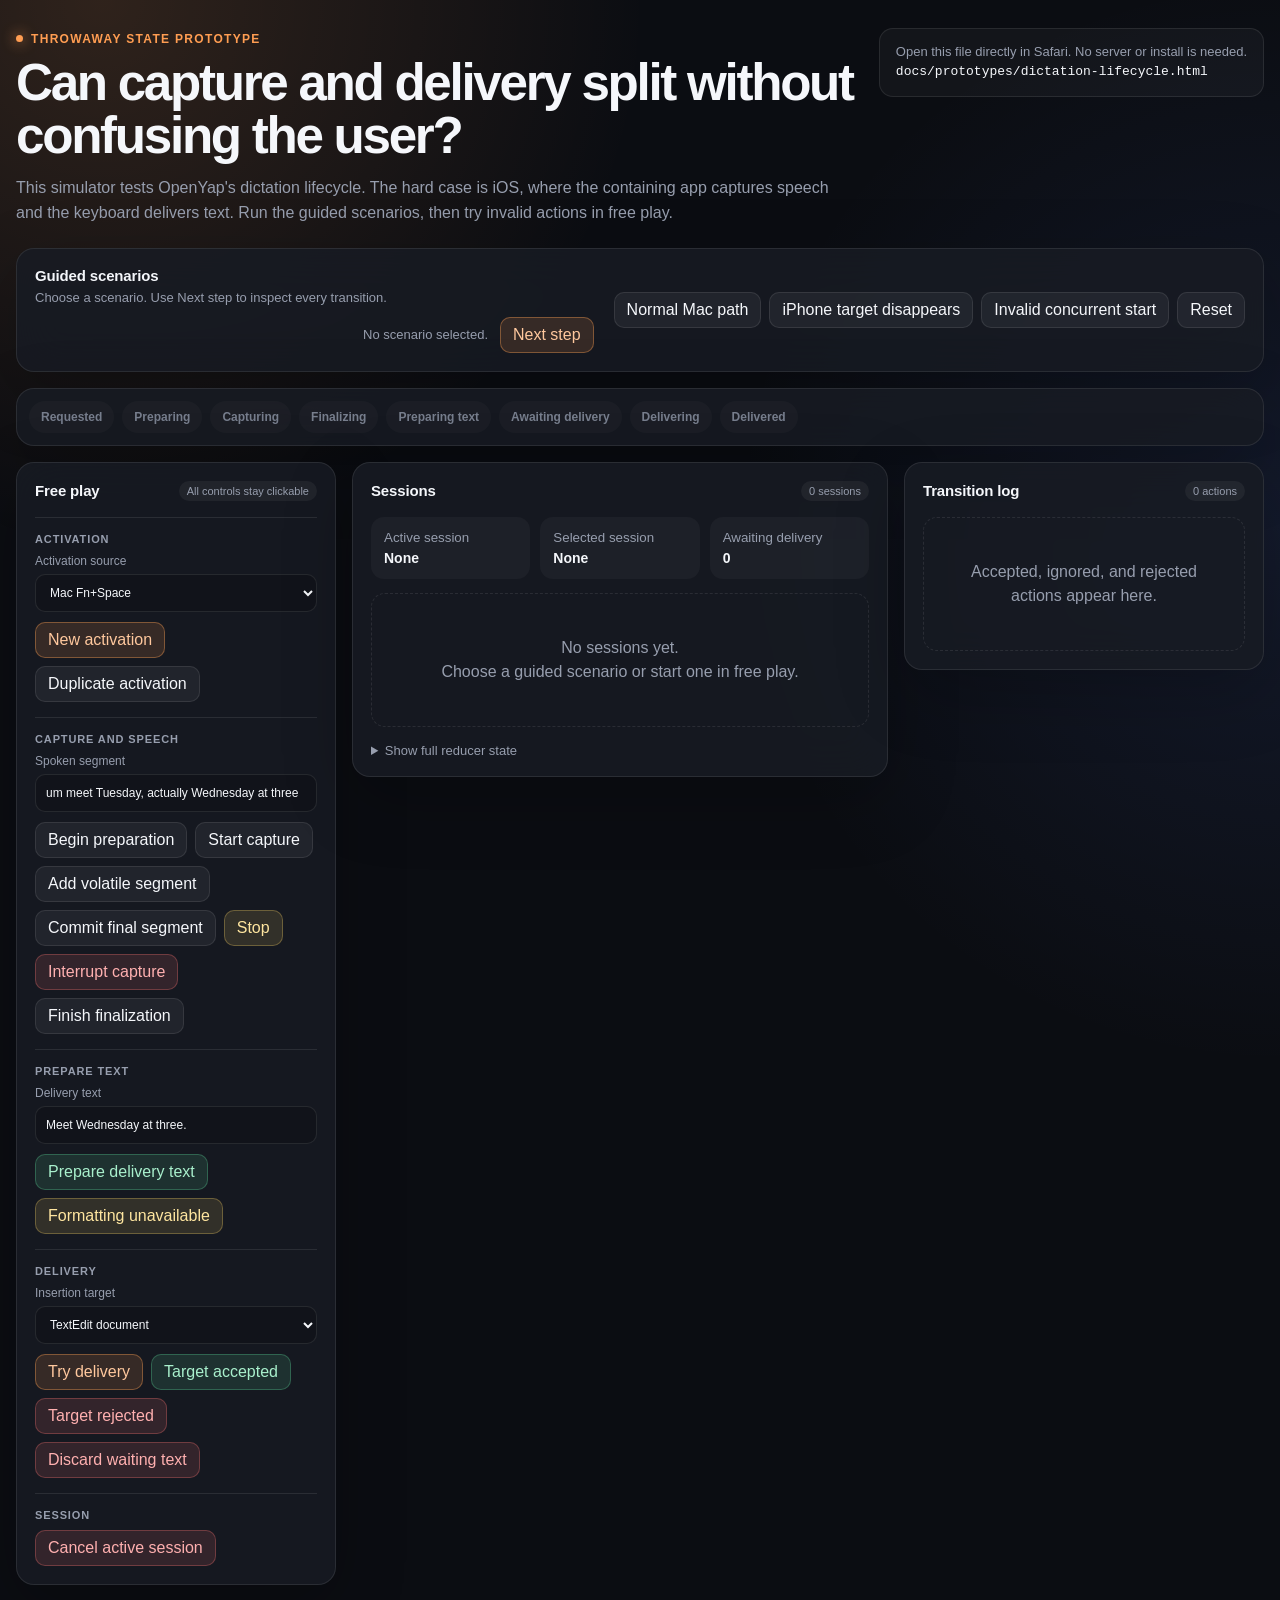
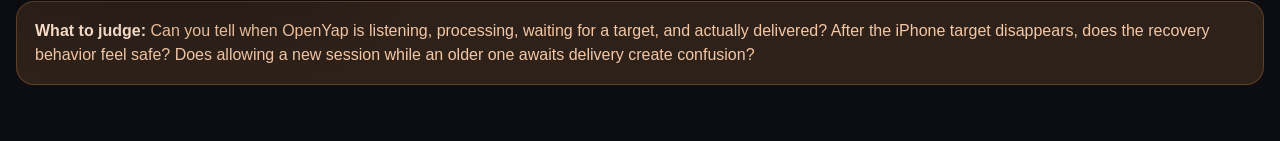
<file: docs/prototypes/dictation-lifecycle.html>
<!doctype html>
<html lang="en">
<head>
  <meta charset="utf-8">
  <meta name="viewport" content="width=device-width, initial-scale=1">
  <title>OpenYap dictation lifecycle prototype</title>
  <style>
    :root {
      color-scheme: dark;
      --bg: #0b0d12;
      --panel: rgba(24, 27, 36, 0.86);
      --panel-strong: #191d27;
      --line: rgba(255, 255, 255, 0.09);
      --text: #f5f7fb;
      --muted: #979eae;
      --accent: #ff9d52;
      --accent-soft: rgba(255, 157, 82, 0.14);
      --blue: #73b6ff;
      --blue-soft: rgba(115, 182, 255, 0.13);
      --green: #5cd69b;
      --green-soft: rgba(92, 214, 155, 0.13);
      --red: #ff7575;
      --red-soft: rgba(255, 117, 117, 0.13);
      --yellow: #f4cd64;
      --yellow-soft: rgba(244, 205, 100, 0.13);
      --radius: 18px;
      font-family: -apple-system, BlinkMacSystemFont, "SF Pro Text", Inter, sans-serif;
    }

    * { box-sizing: border-box; }

    body {
      margin: 0;
      min-height: 100vh;
      color: var(--text);
      background:
        radial-gradient(circle at 8% 0%, rgba(255, 157, 82, 0.15), transparent 34rem),
        radial-gradient(circle at 100% 30%, rgba(91, 132, 255, 0.11), transparent 34rem),
        var(--bg);
    }

    button, input, select { font: inherit; }
    button { color: inherit; }

    .page {
      width: min(1480px, calc(100% - 32px));
      margin: 0 auto;
      padding: 28px 0 56px;
    }

    .masthead {
      display: grid;
      grid-template-columns: minmax(0, 1fr) auto;
      gap: 24px;
      align-items: start;
      margin-bottom: 22px;
    }

    .eyebrow {
      display: inline-flex;
      align-items: center;
      gap: 8px;
      margin-bottom: 10px;
      color: var(--accent);
      font-size: 12px;
      font-weight: 750;
      letter-spacing: 0.11em;
      text-transform: uppercase;
    }

    .eyebrow::before {
      content: "";
      width: 7px;
      height: 7px;
      border-radius: 50%;
      background: var(--accent);
      box-shadow: 0 0 14px var(--accent);
    }

    h1 {
      max-width: 900px;
      margin: 0;
      font-size: clamp(28px, 4vw, 52px);
      line-height: 1.04;
      letter-spacing: -0.045em;
    }

    .lede {
      max-width: 830px;
      margin: 14px 0 0;
      color: var(--muted);
      font-size: 16px;
      line-height: 1.55;
    }

    .open-hint {
      min-width: 230px;
      padding: 14px 16px;
      border: 1px solid var(--line);
      border-radius: 14px;
      background: rgba(255, 255, 255, 0.035);
      color: var(--muted);
      font-size: 13px;
      line-height: 1.45;
    }

    .open-hint code { color: var(--text); }

    .panel {
      border: 1px solid var(--line);
      border-radius: var(--radius);
      background: var(--panel);
      box-shadow: 0 22px 70px rgba(0, 0, 0, 0.22);
      backdrop-filter: blur(22px);
    }

    .guided {
      display: grid;
      grid-template-columns: minmax(0, 1fr) auto;
      gap: 20px;
      align-items: center;
      padding: 18px;
      margin-bottom: 16px;
    }

    .guided h2, .panel-title {
      margin: 0;
      font-size: 15px;
      letter-spacing: -0.01em;
    }

    .guided p {
      margin: 6px 0 0;
      color: var(--muted);
      font-size: 13px;
    }

    .scenario-buttons, .button-row {
      display: flex;
      flex-wrap: wrap;
      gap: 8px;
    }

    button {
      min-height: 36px;
      padding: 8px 12px;
      border: 1px solid var(--line);
      border-radius: 10px;
      background: rgba(255, 255, 255, 0.055);
      cursor: pointer;
      transition: transform 120ms ease, border-color 120ms ease, background 120ms ease;
    }

    button:hover {
      transform: translateY(-1px);
      border-color: rgba(255, 255, 255, 0.2);
      background: rgba(255, 255, 255, 0.09);
    }

    button:active { transform: translateY(0); }
    button.primary { border-color: rgba(255, 157, 82, 0.38); background: var(--accent-soft); color: #ffc89e; }
    button.safe { border-color: rgba(92, 214, 155, 0.3); background: var(--green-soft); color: #a9f0cd; }
    button.warn { border-color: rgba(244, 205, 100, 0.3); background: var(--yellow-soft); color: #ffe6a0; }
    button.danger { border-color: rgba(255, 117, 117, 0.3); background: var(--red-soft); color: #ffb0b0; }
    button.active { outline: 2px solid var(--accent); outline-offset: 1px; }

    .next-step {
      display: flex;
      gap: 12px;
      align-items: center;
      justify-content: flex-end;
      margin-top: 12px;
    }

    .next-step span {
      color: var(--muted);
      font-size: 13px;
      text-align: right;
    }

    .state-strip {
      display: flex;
      gap: 8px;
      overflow-x: auto;
      padding: 12px;
      margin-bottom: 16px;
    }

    .state-node {
      flex: 0 0 auto;
      padding: 8px 11px;
      border: 1px solid transparent;
      border-radius: 999px;
      color: #777e8d;
      background: rgba(255, 255, 255, 0.025);
      font-size: 12px;
      font-weight: 650;
    }

    .state-node.current {
      color: #ffd3b2;
      border-color: rgba(255, 157, 82, 0.4);
      background: var(--accent-soft);
    }

    .workspace {
      display: grid;
      grid-template-columns: 320px minmax(0, 1fr) 360px;
      gap: 16px;
      align-items: start;
    }

    .section { padding: 18px; }

    .panel-head {
      display: flex;
      justify-content: space-between;
      gap: 12px;
      align-items: center;
      margin-bottom: 16px;
    }

    .count {
      padding: 4px 8px;
      border-radius: 999px;
      color: var(--muted);
      background: rgba(255, 255, 255, 0.05);
      font-size: 11px;
    }

    .control-group {
      padding-top: 15px;
      margin-top: 15px;
      border-top: 1px solid var(--line);
    }

    .control-group:first-of-type { padding-top: 0; margin-top: 0; border-top: 0; }

    .control-group h3 {
      margin: 0 0 9px;
      color: var(--muted);
      font-size: 11px;
      letter-spacing: 0.08em;
      text-transform: uppercase;
    }

    label {
      display: grid;
      gap: 6px;
      margin-bottom: 10px;
      color: var(--muted);
      font-size: 12px;
    }

    input, select {
      width: 100%;
      min-height: 38px;
      padding: 8px 10px;
      border: 1px solid var(--line);
      border-radius: 10px;
      outline: none;
      color: var(--text);
      background: rgba(0, 0, 0, 0.18);
    }

    input:focus, select:focus { border-color: rgba(115, 182, 255, 0.52); }

    .summary {
      display: grid;
      grid-template-columns: repeat(3, minmax(0, 1fr));
      gap: 10px;
      margin-bottom: 14px;
    }

    .metric {
      min-width: 0;
      padding: 13px;
      border-radius: 13px;
      background: rgba(255, 255, 255, 0.035);
    }

    .metric small { display: block; color: var(--muted); margin-bottom: 5px; }
    .metric strong { display: block; overflow: hidden; text-overflow: ellipsis; font-size: 14px; }

    .session-list { display: grid; gap: 10px; }

    .empty {
      padding: 42px 22px;
      border: 1px dashed var(--line);
      border-radius: 14px;
      color: var(--muted);
      text-align: center;
      line-height: 1.5;
    }

    .session-card {
      padding: 14px;
      border: 1px solid var(--line);
      border-radius: 14px;
      background: rgba(255, 255, 255, 0.025);
      cursor: pointer;
    }

    .session-card:hover { border-color: rgba(255, 255, 255, 0.18); }
    .session-card.selected { border-color: rgba(115, 182, 255, 0.48); box-shadow: inset 0 0 0 1px rgba(115, 182, 255, 0.12); }
    .session-card.active-session { background: var(--accent-soft); }

    .session-top {
      display: flex;
      justify-content: space-between;
      gap: 12px;
      align-items: center;
      margin-bottom: 10px;
    }

    .session-id { font-weight: 750; }

    .badge {
      display: inline-flex;
      padding: 4px 8px;
      border-radius: 999px;
      color: var(--blue);
      background: var(--blue-soft);
      font-size: 11px;
      font-weight: 700;
    }

    .badge.good { color: var(--green); background: var(--green-soft); }
    .badge.bad { color: var(--red); background: var(--red-soft); }
    .badge.wait { color: var(--yellow); background: var(--yellow-soft); }

    .roles {
      display: flex;
      flex-wrap: wrap;
      gap: 6px;
      margin-bottom: 10px;
    }

    .role {
      padding: 4px 7px;
      border-radius: 7px;
      color: var(--muted);
      background: rgba(0, 0, 0, 0.18);
      font-size: 11px;
    }

    .text-block {
      padding-top: 9px;
      margin-top: 9px;
      border-top: 1px solid var(--line);
    }

    .text-block small { color: var(--muted); }
    .text-block p { margin: 5px 0 0; font-size: 13px; line-height: 1.45; white-space: pre-wrap; }
    .issue { color: #ffb0b0; }

    .event-list {
      display: grid;
      gap: 8px;
      max-height: 670px;
      overflow: auto;
    }

    .event {
      padding: 10px 11px;
      border-left: 3px solid var(--green);
      border-radius: 8px;
      background: rgba(255, 255, 255, 0.03);
    }

    .event.rejected { border-left-color: var(--red); background: var(--red-soft); }
    .event.ignored { border-left-color: var(--yellow); }
    .event strong { display: block; font-size: 12px; }
    .event span { display: block; margin-top: 4px; color: var(--muted); font-size: 12px; line-height: 1.4; }

    details { margin-top: 16px; }
    summary { cursor: pointer; color: var(--muted); font-size: 13px; }

    pre {
      max-height: 470px;
      overflow: auto;
      padding: 16px;
      border: 1px solid var(--line);
      border-radius: 14px;
      color: #c8d2e3;
      background: #080a0e;
      font: 12px/1.5 "SFMono-Regular", Consolas, monospace;
      white-space: pre-wrap;
    }

    .judge {
      margin-top: 16px;
      padding: 17px 18px;
      border: 1px solid rgba(255, 157, 82, 0.25);
      border-radius: var(--radius);
      background: var(--accent-soft);
      color: #f4c7a5;
      line-height: 1.5;
    }

    .judge strong { color: #ffe4cf; }

    @media (max-width: 1120px) {
      .workspace { grid-template-columns: 300px minmax(0, 1fr); }
      .events-panel { grid-column: 1 / -1; }
      .event-list { max-height: 300px; }
    }

    @media (max-width: 760px) {
      .page { width: min(100% - 20px, 1480px); padding-top: 18px; }
      .masthead, .guided, .workspace { grid-template-columns: 1fr; }
      .open-hint { min-width: 0; }
      .next-step { justify-content: flex-start; flex-wrap: wrap; }
      .next-step span { text-align: left; }
      .summary { grid-template-columns: 1fr; }
      .events-panel { grid-column: auto; }
    }
  </style>
</head>
<body data-prototype="throwaway">
  <main class="page">
    <header class="masthead">
      <div>
        <div class="eyebrow">Throwaway state prototype</div>
        <h1>Can capture and delivery split without confusing the user?</h1>
        <p class="lede">This simulator tests OpenYap's dictation lifecycle. The hard case is iOS, where the containing app captures speech and the keyboard delivers text. Run the guided scenarios, then try invalid actions in free play.</p>
      </div>
      <div class="open-hint">Open this file directly in Safari. No server or install is needed.<br><code>docs/prototypes/dictation-lifecycle.html</code></div>
    </header>

    <section class="panel guided">
      <div>
        <h2 id="scenario-title">Guided scenarios</h2>
        <p id="scenario-description">Choose a scenario. Use Next step to inspect every transition.</p>
        <div class="next-step">
          <span id="scenario-next">No scenario selected.</span>
          <button class="primary" id="next-step">Next step</button>
        </div>
      </div>
      <div class="scenario-buttons">
        <button data-scenario="happy">Normal Mac path</button>
        <button data-scenario="handoff">iPhone target disappears</button>
        <button data-scenario="invalid">Invalid concurrent start</button>
        <button id="reset">Reset</button>
      </div>
    </section>

    <nav class="panel state-strip" id="state-strip" aria-label="Dictation states"></nav>

    <div class="workspace">
      <aside class="panel section controls-panel">
        <div class="panel-head">
          <h2 class="panel-title">Free play</h2>
          <span class="count">All controls stay clickable</span>
        </div>

        <div class="control-group">
          <h3>Activation</h3>
          <label>Activation source
            <select id="source">
              <option>Mac Fn+Space</option>
              <option>iOS keyboard</option>
              <option>Action Button</option>
              <option>Control Center</option>
              <option>OpenYap app</option>
            </select>
          </label>
          <div class="button-row">
            <button class="primary" data-action="activate">New activation</button>
            <button data-action="duplicate">Duplicate activation</button>
          </div>
        </div>

        <div class="control-group">
          <h3>Capture and speech</h3>
          <label>Spoken segment
            <input id="raw-text" value="um meet Tuesday, actually Wednesday at three">
          </label>
          <div class="button-row">
            <button data-action="prepare">Begin preparation</button>
            <button data-action="capture-ready">Start capture</button>
            <button data-action="volatile">Add volatile segment</button>
            <button data-action="final-segment">Commit final segment</button>
            <button class="warn" data-action="stop">Stop</button>
            <button class="danger" data-action="interrupt">Interrupt capture</button>
            <button data-action="finalize">Finish finalization</button>
          </div>
        </div>

        <div class="control-group">
          <h3>Prepare text</h3>
          <label>Delivery text
            <input id="delivery-text" value="Meet Wednesday at three.">
          </label>
          <div class="button-row">
            <button class="safe" data-action="format-success">Prepare delivery text</button>
            <button class="warn" data-action="format-fallback">Formatting unavailable</button>
          </div>
        </div>

        <div class="control-group">
          <h3>Delivery</h3>
          <label>Insertion target
            <select id="target">
              <option>TextEdit document</option>
              <option>Notes text field</option>
              <option>Messages composer</option>
              <option>Mail composer</option>
              <option>Secure field</option>
            </select>
          </label>
          <div class="button-row">
            <button class="primary" data-action="try-delivery">Try delivery</button>
            <button class="safe" data-action="delivery-accepted">Target accepted</button>
            <button class="danger" data-action="delivery-rejected">Target rejected</button>
            <button class="danger" data-action="discard">Discard waiting text</button>
          </div>
        </div>

        <div class="control-group">
          <h3>Session</h3>
          <div class="button-row">
            <button class="danger" data-action="cancel">Cancel active session</button>
          </div>
        </div>
      </aside>

      <section class="panel section sessions-panel">
        <div class="panel-head">
          <h2 class="panel-title">Sessions</h2>
          <span class="count" id="session-count">0 sessions</span>
        </div>
        <div class="summary">
          <div class="metric"><small>Active session</small><strong id="active-session">None</strong></div>
          <div class="metric"><small>Selected session</small><strong id="selected-session">None</strong></div>
          <div class="metric"><small>Awaiting delivery</small><strong id="waiting-count">0</strong></div>
        </div>
        <div class="session-list" id="session-list"></div>
        <details>
          <summary>Show full reducer state</summary>
          <pre id="full-state"></pre>
        </details>
      </section>

      <aside class="panel section events-panel">
        <div class="panel-head">
          <h2 class="panel-title">Transition log</h2>
          <span class="count" id="event-count">0 actions</span>
        </div>
        <div class="event-list" id="event-list"></div>
      </aside>
    </div>

    <section class="judge">
      <strong>What to judge:</strong> Can you tell when OpenYap is listening, processing, waiting for a target, and actually delivered? After the iPhone target disappears, does the recovery behavior feel safe? Does allowing a new session while an older one awaits delivery create confusion?
    </section>
  </main>

  <script>
    "use strict";

    const ACTIVE_STATES = new Set(["requested", "preparing", "capturing", "finalizing", "preparingText", "delivering"]);
    const STATE_ORDER = ["requested", "preparing", "capturing", "finalizing", "preparingText", "awaitingDelivery", "delivering", "delivered"];
    const STATE_LABELS = {
      requested: "Requested",
      preparing: "Preparing",
      capturing: "Capturing",
      finalizing: "Finalizing",
      preparingText: "Preparing text",
      awaitingDelivery: "Awaiting delivery",
      delivering: "Delivering",
      delivered: "Delivered",
      cancelled: "Cancelled",
      discarded: "Discarded",
      failed: "Failed"
    };

    function initialState() {
      return {
        activeSessionID: null,
        selectedSessionID: null,
        nextSessionNumber: 1,
        sessions: [],
        events: [],
        sequence: 0
      };
    }

    function copy(value) {
      return JSON.parse(JSON.stringify(value));
    }

    function sessionByID(state, id) {
      return state.sessions.find((session) => session.id === id) || null;
    }

    function activeSession(state) {
      return sessionByID(state, state.activeSessionID);
    }

    function rawTranscript(session) {
      return session.finalSegments.join(" ").trim();
    }

    function appendEvent(state, action, result, message) {
      state.sequence += 1;
      state.events.push({
        number: state.sequence,
        action: action.type,
        result,
        message
      });
    }

    function reject(state, action, message) {
      appendEvent(state, action, "rejected", message);
      return state;
    }

    function reduce(previous, action) {
      if (action.type === "RESET") return initialState();

      const next = copy(previous);
      let session = activeSession(next);

      switch (action.type) {
        case "ACTIVATE": {
          if (session) {
            if (action.existingSessionID === session.id) {
              appendEvent(next, action, "ignored", `Duplicate activation returned ${session.id}.`);
              return next;
            }
            return reject(next, action, `${session.id} is ${STATE_LABELS[session.state].toLowerCase()}. A second active session is not allowed.`);
          }

          const id = `S${next.nextSessionNumber}`;
          next.nextSessionNumber += 1;
          const created = {
            id,
            state: "requested",
            activationSource: action.source,
            captureHost: null,
            deliveryAgent: null,
            volatileText: "",
            finalSegments: [],
            deliveryText: "",
            partial: false,
            deliveryAttempts: 0,
            insertionTarget: null,
            lastIssue: null
          };
          next.sessions.push(created);
          next.activeSessionID = id;
          next.selectedSessionID = id;
          appendEvent(next, action, "accepted", `${id} requested by ${action.source}.`);
          return next;
        }

        case "BEGIN_PREPARATION":
          if (!session || session.state !== "requested") return reject(next, action, "Preparation can begin only for a requested session.");
          session.state = "preparing";
          appendEvent(next, action, "accepted", `${session.id} is checking permissions and speech assets.`);
          return next;

        case "CAPTURE_READY":
          if (!session || session.state !== "preparing") return reject(next, action, "Capture can begin only after session preparation.");
          session.state = "capturing";
          session.captureHost = action.captureHost;
          appendEvent(next, action, "accepted", `${session.id} began capture in ${action.captureHost}.`);
          return next;

        case "VOLATILE_SEGMENT":
          if (!session || session.state !== "capturing") return reject(next, action, "Volatile speech belongs only to a capturing session.");
          session.volatileText = action.text;
          appendEvent(next, action, "accepted", `${session.id} received provisional speech. It is not committed.`);
          return next;

        case "FINAL_SEGMENT":
          if (!session || session.state !== "capturing") return reject(next, action, "A final segment belongs only to a capturing session.");
          session.finalSegments.push(action.text);
          session.volatileText = "";
          appendEvent(next, action, "accepted", `${session.id} committed one final segment.`);
          return next;

        case "STOP":
          if (!session) return reject(next, action, "There is no active session to stop.");
          if (session.state === "requested" || session.state === "preparing") {
            session.state = "cancelled";
            next.activeSessionID = null;
            appendEvent(next, action, "accepted", `${session.id} was cancelled because capture had not started.`);
            return next;
          }
          if (session.state === "capturing") {
            session.state = "finalizing";
            session.volatileText = "";
            appendEvent(next, action, "accepted", `${session.id} stopped capture and began finalization.`);
            return next;
          }
          if (session.state === "finalizing") {
            appendEvent(next, action, "ignored", `${session.id} is already finalizing.`);
            return next;
          }
          return reject(next, action, `Stop is invalid while ${session.id} is ${STATE_LABELS[session.state].toLowerCase()}.`);

        case "INTERRUPT":
          if (!session || session.state !== "capturing") return reject(next, action, "Only active capture can be interrupted.");
          session.volatileText = "";
          session.lastIssue = "Audio capture was interrupted.";
          if (session.finalSegments.length > 0) {
            session.partial = true;
            session.state = "preparingText";
            appendEvent(next, action, "accepted", `${session.id} kept a partial raw transcript and moved to text preparation.`);
          } else {
            session.state = "failed";
            next.activeSessionID = null;
            appendEvent(next, action, "accepted", `${session.id} failed because the interruption left no usable text.`);
          }
          return next;

        case "FINALIZE":
          if (!session || session.state !== "finalizing") return reject(next, action, "Finalization can finish only after capture stops.");
          if (session.finalSegments.length === 0) {
            session.state = "failed";
            session.lastIssue = "No final speech segment was available.";
            next.activeSessionID = null;
            appendEvent(next, action, "accepted", `${session.id} failed without usable text.`);
          } else {
            session.state = "preparingText";
            appendEvent(next, action, "accepted", `${session.id} has a raw transcript and is preparing delivery text.`);
          }
          return next;

        case "FORMAT_SUCCESS":
          if (!session || session.state !== "preparingText") return reject(next, action, "Delivery text can be prepared only from a raw transcript.");
          session.deliveryText = action.text || rawTranscript(session);
          session.state = "awaitingDelivery";
          session.lastIssue = null;
          next.activeSessionID = null;
          next.selectedSessionID = session.id;
          appendEvent(next, action, "accepted", `${session.id} is awaiting delivery. It no longer blocks a new activation.`);
          return next;

        case "FORMAT_FALLBACK":
          if (!session || session.state !== "preparingText") return reject(next, action, "Formatting fallback requires a raw transcript.");
          session.deliveryText = rawTranscript(session);
          session.state = "awaitingDelivery";
          session.lastIssue = "Smart formatting was unavailable. Raw transcript preserved.";
          next.activeSessionID = null;
          next.selectedSessionID = session.id;
          appendEvent(next, action, "accepted", `${session.id} fell back to its raw transcript and is awaiting delivery.`);
          return next;

        case "SELECT_SESSION":
          if (!sessionByID(next, action.sessionID)) return reject(next, action, `Session ${action.sessionID} does not exist.`);
          next.selectedSessionID = action.sessionID;
          appendEvent(next, action, "accepted", `${action.sessionID} selected.`);
          return next;

        case "TRY_DELIVERY": {
          if (session) return reject(next, action, `${session.id} is active. Delivery cannot start concurrently.`);
          const targetSession = sessionByID(next, action.sessionID || next.selectedSessionID);
          if (!targetSession || targetSession.state !== "awaitingDelivery") return reject(next, action, "Select a session that is awaiting delivery.");
          targetSession.state = "delivering";
          targetSession.deliveryAttempts += 1;
          targetSession.insertionTarget = action.target;
          targetSession.deliveryAgent = action.deliveryAgent;
          targetSession.lastIssue = null;
          next.activeSessionID = targetSession.id;
          next.selectedSessionID = targetSession.id;
          appendEvent(next, action, "accepted", `${targetSession.id} is attempting delivery to ${action.target}.`);
          return next;
        }

        case "DELIVERY_ACCEPTED":
          if (!session || session.state !== "delivering") return reject(next, action, "No delivery attempt is active.");
          session.state = "delivered";
          session.lastIssue = null;
          next.activeSessionID = null;
          appendEvent(next, action, "accepted", `${session.id} was accepted by ${session.insertionTarget}.`);
          return next;

        case "DELIVERY_REJECTED":
          if (!session || session.state !== "delivering") return reject(next, action, "No delivery attempt is active.");
          session.state = "awaitingDelivery";
          session.lastIssue = action.reason;
          next.activeSessionID = null;
          next.selectedSessionID = session.id;
          appendEvent(next, action, "accepted", `${session.id} remains awaiting delivery. Its text is safe.`);
          return next;

        case "CANCEL":
          if (!session || !["requested", "preparing", "capturing", "finalizing", "preparingText"].includes(session.state)) {
            return reject(next, action, "Only pre-delivery work can be cancelled.");
          }
          session.state = "cancelled";
          session.volatileText = "";
          session.finalSegments = [];
          session.deliveryText = "";
          next.activeSessionID = null;
          appendEvent(next, action, "accepted", `${session.id} was cancelled and its speech was discarded.`);
          return next;

        case "DISCARD": {
          const targetSession = sessionByID(next, action.sessionID || next.selectedSessionID);
          if (!targetSession || targetSession.state !== "awaitingDelivery") return reject(next, action, "Select a session that is awaiting delivery before discarding it.");
          targetSession.state = "discarded";
          targetSession.volatileText = "";
          targetSession.finalSegments = [];
          targetSession.deliveryText = "";
          targetSession.lastIssue = null;
          appendEvent(next, action, "accepted", `${targetSession.id} was discarded.`);
          return next;
        }

        default:
          return reject(next, action, `Unknown action ${action.type}.`);
      }
    }

    const scenarios = {
      happy: {
        title: "Normal Mac path",
        description: "Capture, prepare, and deliver one dictation to TextEdit.",
        steps: [
          ["Activate from Fn+Space", { type: "ACTIVATE", source: "Mac Fn+Space" }],
          ["Check permission and assets", { type: "BEGIN_PREPARATION" }],
          ["Begin microphone capture", { type: "CAPTURE_READY", captureHost: "macOS app" }],
          ["Show provisional speech", { type: "VOLATILE_SEGMENT", text: "um meet Tuesday" }],
          ["Commit the speech segment", { type: "FINAL_SEGMENT", text: "um meet Tuesday, actually Wednesday at three" }],
          ["Stop capture", { type: "STOP" }],
          ["Finish transcription", { type: "FINALIZE" }],
          ["Prepare clean delivery text", { type: "FORMAT_SUCCESS", text: "Meet Wednesday at three." }],
          ["Try insertion into TextEdit", { type: "TRY_DELIVERY", target: "TextEdit document", deliveryAgent: "macOS app" }],
          ["Confirm target acceptance", { type: "DELIVERY_ACCEPTED" }]
        ]
      },
      handoff: {
        title: "iPhone target disappears",
        description: "Keep the first result safe, create a second dictation, then retry the first one.",
        steps: [
          ["Activate from the iOS keyboard", { type: "ACTIVATE", source: "iOS keyboard" }],
          ["Prepare the containing app", { type: "BEGIN_PREPARATION" }],
          ["Begin capture in the containing app", { type: "CAPTURE_READY", captureHost: "iOS containing app" }],
          ["Commit first speech", { type: "FINAL_SEGMENT", text: "send the proposal to Alex" }],
          ["Stop from the keyboard", { type: "STOP" }],
          ["Finish first transcription", { type: "FINALIZE" }],
          ["Prepare first delivery text", { type: "FORMAT_SUCCESS", text: "Send the proposal to Alex." }],
          ["Try delivery to Notes", { type: "TRY_DELIVERY", target: "Notes text field", deliveryAgent: "iOS keyboard" }],
          ["Lose the insertion target", { type: "DELIVERY_REJECTED", reason: "The keyboard disappeared before insertion." }],
          ["Start a new Action Button session", { type: "ACTIVATE", source: "Action Button" }],
          ["Prepare second session", { type: "BEGIN_PREPARATION" }],
          ["Begin second capture", { type: "CAPTURE_READY", captureHost: "iOS containing app" }],
          ["Commit second speech", { type: "FINAL_SEGMENT", text: "remind me at six" }],
          ["Stop second capture", { type: "STOP" }],
          ["Finish second transcription", { type: "FINALIZE" }],
          ["Prepare second delivery text", { type: "FORMAT_SUCCESS", text: "Remind me at six." }],
          ["Deliver second session", { type: "TRY_DELIVERY", target: "Messages composer", deliveryAgent: "iOS keyboard" }],
          ["Messages accepts it", { type: "DELIVERY_ACCEPTED" }],
          ["Select the first waiting session", { type: "SELECT_SESSION", sessionID: "S1" }],
          ["Retry the first delivery", { type: "TRY_DELIVERY", sessionID: "S1", target: "Mail composer", deliveryAgent: "iOS keyboard" }],
          ["Mail accepts it", { type: "DELIVERY_ACCEPTED" }]
        ]
      },
      invalid: {
        title: "Invalid concurrent start",
        description: "Prove that two activation sources cannot create concurrent capture.",
        steps: [
          ["Activate from the iOS keyboard", { type: "ACTIVATE", source: "iOS keyboard" }],
          ["Prepare the session", { type: "BEGIN_PREPARATION" }],
          ["Begin capture", { type: "CAPTURE_READY", captureHost: "iOS containing app" }],
          ["Try a second activation", { type: "ACTIVATE", source: "Action Button" }],
          ["Try delivery before text exists", { type: "TRY_DELIVERY", target: "Notes text field", deliveryAgent: "iOS keyboard" }],
          ["Stop the actual active session", { type: "STOP" }],
          ["Send Stop again", { type: "STOP" }]
        ]
      }
    };

    let state = initialState();
    let guided = { key: null, step: 0 };

    const sourceInput = document.getElementById("source");
    const rawInput = document.getElementById("raw-text");
    const deliveryInput = document.getElementById("delivery-text");
    const targetInput = document.getElementById("target");

    function badgeClass(status) {
      if (status === "delivered") return "good";
      if (["failed", "cancelled", "discarded"].includes(status)) return "bad";
      if (status === "awaitingDelivery") return "wait";
      return "";
    }

    function escapeHTML(value) {
      return String(value ?? "")
        .replaceAll("&", "&amp;")
        .replaceAll("<", "&lt;")
        .replaceAll(">", "&gt;")
        .replaceAll('"', "&quot;");
    }

    function renderStateStrip() {
      const selected = sessionByID(state, state.activeSessionID || state.selectedSessionID);
      document.getElementById("state-strip").innerHTML = STATE_ORDER.map((status) => {
        const current = selected && selected.state === status ? " current" : "";
        return `<span class="state-node${current}">${STATE_LABELS[status]}</span>`;
      }).join("");
    }

    function renderSessions() {
      const list = document.getElementById("session-list");
      document.getElementById("session-count").textContent = `${state.sessions.length} session${state.sessions.length === 1 ? "" : "s"}`;
      document.getElementById("active-session").textContent = state.activeSessionID || "None";
      document.getElementById("selected-session").textContent = state.selectedSessionID || "None";
      document.getElementById("waiting-count").textContent = String(state.sessions.filter((session) => session.state === "awaitingDelivery").length);

      if (state.sessions.length === 0) {
        list.innerHTML = '<div class="empty">No sessions yet.<br>Choose a guided scenario or start one in free play.</div>';
        return;
      }

      list.innerHTML = [...state.sessions].reverse().map((session) => {
        const selected = session.id === state.selectedSessionID ? " selected" : "";
        const active = session.id === state.activeSessionID ? " active-session" : "";
        const raw = rawTranscript(session);
        const roles = [
          `Source: ${session.activationSource}`,
          session.captureHost ? `Capture host: ${session.captureHost}` : null,
          session.deliveryAgent ? `Delivery agent: ${session.deliveryAgent}` : null
        ].filter(Boolean);
        return `
          <article class="session-card${selected}${active}" data-session-id="${session.id}">
            <div class="session-top">
              <span class="session-id">${session.id}</span>
              <span class="badge ${badgeClass(session.state)}">${STATE_LABELS[session.state]}</span>
            </div>
            <div class="roles">${roles.map((role) => `<span class="role">${escapeHTML(role)}</span>`).join("")}</div>
            ${session.volatileText ? `<div class="text-block"><small>Volatile segment</small><p>${escapeHTML(session.volatileText)}</p></div>` : ""}
            ${raw ? `<div class="text-block"><small>Raw transcript${session.partial ? " · partial" : ""}</small><p>${escapeHTML(raw)}</p></div>` : ""}
            ${session.deliveryText ? `<div class="text-block"><small>Delivery text</small><p>${escapeHTML(session.deliveryText)}</p></div>` : ""}
            ${session.insertionTarget ? `<div class="text-block"><small>Last target · attempt ${session.deliveryAttempts}</small><p>${escapeHTML(session.insertionTarget)}</p></div>` : ""}
            ${session.lastIssue ? `<div class="text-block issue"><small>Issue</small><p>${escapeHTML(session.lastIssue)}</p></div>` : ""}
          </article>`;
      }).join("");

      list.querySelectorAll("[data-session-id]").forEach((card) => {
        card.addEventListener("click", () => dispatch({ type: "SELECT_SESSION", sessionID: card.dataset.sessionId }));
      });
    }

    function renderEvents() {
      const list = document.getElementById("event-list");
      document.getElementById("event-count").textContent = `${state.events.length} action${state.events.length === 1 ? "" : "s"}`;
      if (state.events.length === 0) {
        list.innerHTML = '<div class="empty">Accepted, ignored, and rejected actions appear here.</div>';
        return;
      }
      list.innerHTML = [...state.events].reverse().map((event) => `
        <div class="event ${event.result}">
          <strong>${event.number}. ${escapeHTML(event.action)} · ${escapeHTML(event.result)}</strong>
          <span>${escapeHTML(event.message)}</span>
        </div>`).join("");
    }

    function renderScenario() {
      const title = document.getElementById("scenario-title");
      const description = document.getElementById("scenario-description");
      const next = document.getElementById("scenario-next");
      document.querySelectorAll("[data-scenario]").forEach((button) => button.classList.toggle("active", button.dataset.scenario === guided.key));

      if (!guided.key) {
        title.textContent = "Guided scenarios";
        description.textContent = "Choose a scenario. Use Next step to inspect every transition.";
        next.textContent = "No scenario selected.";
        return;
      }

      const scenario = scenarios[guided.key];
      title.textContent = scenario.title;
      description.textContent = scenario.description;
      if (guided.step >= scenario.steps.length) {
        next.textContent = `Complete. ${scenario.steps.length} steps inspected.`;
      } else {
        next.textContent = `Next ${guided.step + 1}/${scenario.steps.length}: ${scenario.steps[guided.step][0]}`;
      }
    }

    function render() {
      renderScenario();
      renderStateStrip();
      renderSessions();
      renderEvents();
      document.getElementById("full-state").textContent = JSON.stringify(state, null, 2);
    }

    function dispatch(action) {
      state = reduce(state, action);
      render();
    }

    function chooseScenario(key) {
      state = initialState();
      guided.key = key;
      guided.step = 0;
      render();
    }

    function nextScenarioStep() {
      if (!guided.key) return;
      const scenario = scenarios[guided.key];
      if (guided.step >= scenario.steps.length) return;
      const action = scenario.steps[guided.step][1];
      state = reduce(state, action);
      guided.step += 1;
      render();
    }

    document.querySelectorAll("[data-scenario]").forEach((button) => {
      button.addEventListener("click", () => chooseScenario(button.dataset.scenario));
    });

    document.getElementById("next-step").addEventListener("click", nextScenarioStep);
    document.getElementById("reset").addEventListener("click", () => {
      state = initialState();
      guided.key = null;
      guided.step = 0;
      render();
    });

    document.querySelectorAll("[data-action]").forEach((button) => {
      button.addEventListener("click", () => {
        const active = activeSession(state);
        const actions = {
          activate: () => ({ type: "ACTIVATE", source: sourceInput.value }),
          duplicate: () => ({ type: "ACTIVATE", source: sourceInput.value, existingSessionID: active ? active.id : null }),
          prepare: () => ({ type: "BEGIN_PREPARATION" }),
          "capture-ready": () => ({ type: "CAPTURE_READY", captureHost: sourceInput.value.includes("Mac") ? "macOS app" : "iOS containing app" }),
          volatile: () => ({ type: "VOLATILE_SEGMENT", text: rawInput.value }),
          "final-segment": () => ({ type: "FINAL_SEGMENT", text: rawInput.value }),
          stop: () => ({ type: "STOP" }),
          interrupt: () => ({ type: "INTERRUPT" }),
          finalize: () => ({ type: "FINALIZE" }),
          "format-success": () => ({ type: "FORMAT_SUCCESS", text: deliveryInput.value }),
          "format-fallback": () => ({ type: "FORMAT_FALLBACK" }),
          "try-delivery": () => ({ type: "TRY_DELIVERY", target: targetInput.value, deliveryAgent: sourceInput.value.includes("Mac") ? "macOS app" : "iOS keyboard" }),
          "delivery-accepted": () => ({ type: "DELIVERY_ACCEPTED" }),
          "delivery-rejected": () => ({ type: "DELIVERY_REJECTED", reason: "The insertion target rejected or lost the text field." }),
          discard: () => ({ type: "DISCARD" }),
          cancel: () => ({ type: "CANCEL" })
        };
        dispatch(actions[button.dataset.action]());
      });
    });

    render();
  </script>
</body>
</html>
</file>
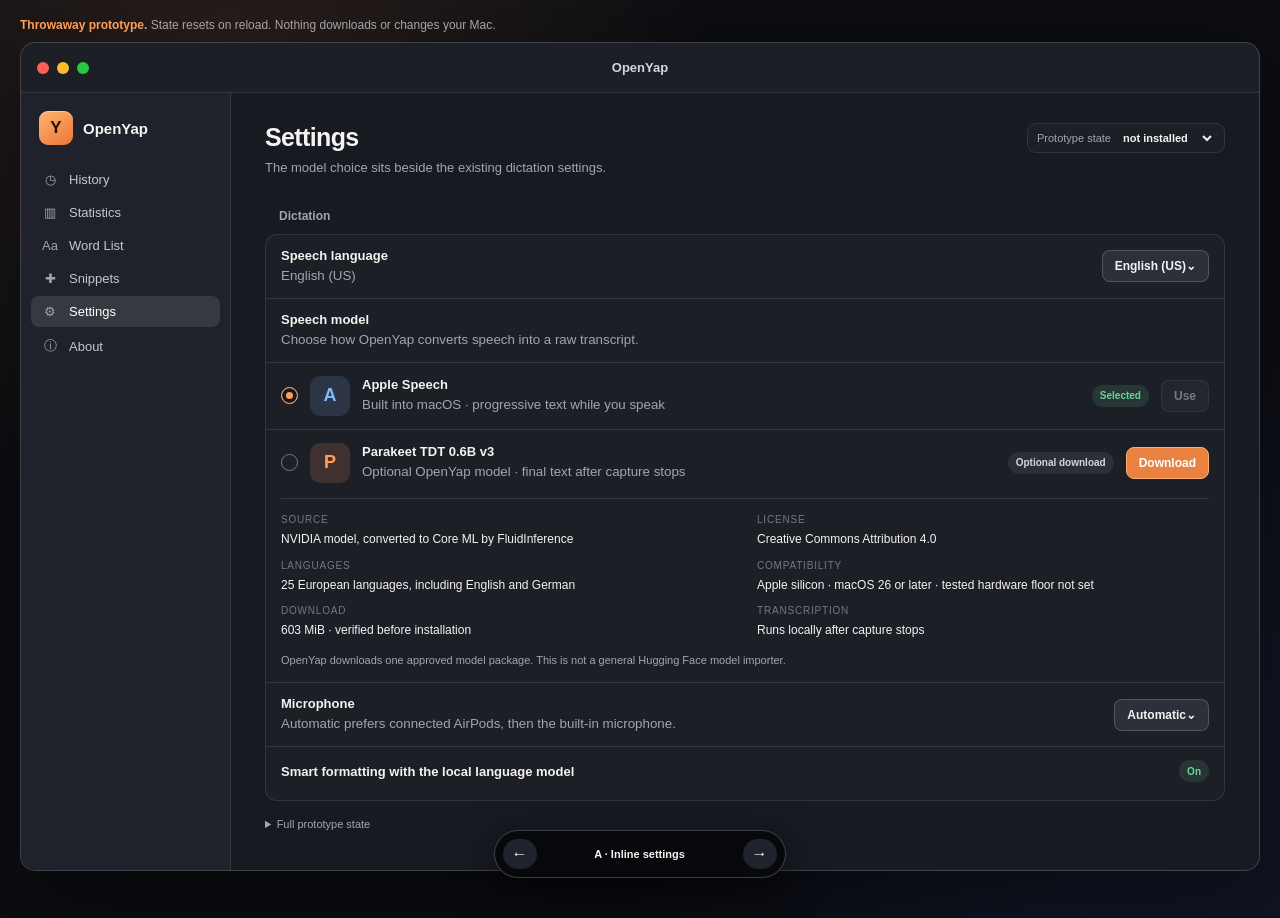
<file: docs/prototypes/model-catalog-selection.html>
<!doctype html>
<html lang="en">
<head>
  <meta charset="utf-8">
  <meta name="viewport" content="width=device-width, initial-scale=1">
  <title>OpenYap model catalog prototype</title>
  <style>
    :root {
      color-scheme: dark;
      --bg: #0d0e13;
      --window: #181a22;
      --sidebar: #20222b;
      --raised: #242731;
      --control: #2d303b;
      --line: rgba(255, 255, 255, 0.10);
      --line-strong: rgba(255, 255, 255, 0.18);
      --text: #f5f3f0;
      --muted: #a6a4aa;
      --faint: #777781;
      --accent: #ff9e59;
      --accent-soft: rgba(255, 158, 89, 0.15);
      --blue: #7eb8ff;
      --blue-soft: rgba(126, 184, 255, 0.14);
      --green: #69d39d;
      --green-soft: rgba(105, 211, 157, 0.13);
      --yellow: #f0c96b;
      --yellow-soft: rgba(240, 201, 107, 0.13);
      --red: #ff7d7d;
      --red-soft: rgba(255, 125, 125, 0.13);
      font-family: -apple-system, BlinkMacSystemFont, "SF Pro Text", sans-serif;
    }

    * { box-sizing: border-box; }

    body {
      margin: 0;
      min-width: 920px;
      min-height: 100vh;
      color: var(--text);
      background:
        radial-gradient(circle at 18% 8%, rgba(255, 158, 89, 0.12), transparent 30rem),
        radial-gradient(circle at 88% 85%, rgba(86, 125, 255, 0.10), transparent 32rem),
        var(--bg);
    }

    button, select { font: inherit; color: inherit; }
    button { cursor: pointer; }

    .prototype-note {
      width: min(1260px, calc(100% - 40px));
      margin: 18px auto 10px;
      color: var(--muted);
      font-size: 12px;
    }

    .prototype-note strong { color: var(--accent); }

    .window {
      width: min(1260px, calc(100% - 40px));
      min-height: 790px;
      margin: 0 auto 100px;
      overflow: hidden;
      border: 1px solid var(--line-strong);
      border-radius: 15px;
      background: var(--window);
      box-shadow: 0 30px 100px rgba(0, 0, 0, 0.52);
    }

    .titlebar {
      height: 50px;
      display: grid;
      grid-template-columns: 1fr auto 1fr;
      align-items: center;
      padding: 0 16px;
      border-bottom: 1px solid var(--line);
      background: rgba(255, 255, 255, 0.025);
    }

    .traffic { display: flex; gap: 8px; }
    .traffic i { width: 12px; height: 12px; border-radius: 50%; display: block; }
    .traffic i:nth-child(1) { background: #ff5f57; }
    .traffic i:nth-child(2) { background: #febc2e; }
    .traffic i:nth-child(3) { background: #28c840; }
    .window-title { color: #d6d4d8; font-size: 13px; font-weight: 650; }

    .shell { display: grid; grid-template-columns: 210px minmax(0, 1fr); min-height: 740px; }

    .sidebar {
      padding: 14px 10px;
      border-right: 1px solid var(--line);
      background: var(--sidebar);
    }

    .brand { display: flex; align-items: center; gap: 10px; padding: 4px 8px 17px; }
    .brand-mark {
      width: 34px;
      height: 34px;
      display: grid;
      place-items: center;
      border-radius: 9px;
      background: linear-gradient(145deg, #ffb470, #ec7636);
      color: #261207;
      font-size: 17px;
      font-weight: 900;
      box-shadow: inset 0 1px rgba(255, 255, 255, 0.4);
    }
    .brand strong { font-size: 15px; }

    .nav-item {
      display: flex;
      gap: 10px;
      align-items: center;
      width: 100%;
      margin: 2px 0;
      padding: 8px 10px;
      border: 0;
      border-radius: 8px;
      background: transparent;
      color: #c7c5ca;
      text-align: left;
      font-size: 13px;
    }
    .nav-item.selected { background: rgba(255, 255, 255, 0.10); color: white; }
    .nav-icon { width: 18px; color: var(--muted); text-align: center; }

    .content { position: relative; min-width: 0; }
    .content-head {
      display: flex;
      align-items: flex-start;
      justify-content: space-between;
      gap: 20px;
      padding: 30px 34px 20px;
    }
    h1 { margin: 0; font-size: 25px; letter-spacing: -0.025em; }
    h2 { margin: 0; font-size: 16px; }
    h3 { margin: 0; font-size: 14px; }
    p { margin: 0; }
    .subhead { margin-top: 7px; color: var(--muted); font-size: 13px; line-height: 1.45; }

    .state-picker {
      display: flex;
      align-items: center;
      gap: 8px;
      padding: 7px 9px;
      border: 1px solid var(--line);
      border-radius: 9px;
      background: rgba(255, 255, 255, 0.025);
      color: var(--muted);
      font-size: 11px;
    }
    .state-picker select {
      max-width: 165px;
      border: 0;
      outline: 0;
      background: transparent;
      color: var(--text);
      font-weight: 650;
    }

    .page-body { padding: 0 34px 40px; }
    .card { border: 1px solid var(--line); border-radius: 12px; background: rgba(255, 255, 255, 0.025); }
    .section-card { margin-bottom: 16px; overflow: hidden; }
    .section-title { padding: 11px 14px; color: var(--muted); font-size: 12px; font-weight: 650; }
    .row { min-height: 54px; padding: 13px 15px; border-top: 1px solid var(--line); }
    .row:first-child { border-top: 0; }
    .row-line { display: flex; align-items: center; gap: 12px; }
    .row-copy { min-width: 0; flex: 1; }
    .row-copy strong { display: block; font-size: 13px; }
    .row-copy small { display: block; margin-top: 4px; color: var(--muted); line-height: 1.35; }
    .radio {
      width: 17px;
      height: 17px;
      border: 1.5px solid #777984;
      border-radius: 50%;
      padding: 3px;
    }
    .radio.selected { border-color: var(--accent); background: var(--accent); box-shadow: inset 0 0 0 4px var(--window); }

    .model-icon {
      width: 40px;
      height: 40px;
      display: grid;
      place-items: center;
      flex: 0 0 auto;
      border-radius: 10px;
      background: var(--accent-soft);
      color: var(--accent);
      font-size: 18px;
      font-weight: 800;
    }
    .model-icon.apple { background: var(--blue-soft); color: var(--blue); }

    .badge {
      display: inline-flex;
      align-items: center;
      gap: 5px;
      min-height: 22px;
      padding: 3px 8px;
      border-radius: 999px;
      background: rgba(255, 255, 255, 0.07);
      color: #d8d6da;
      font-size: 10px;
      font-weight: 700;
    }
    .badge.good { background: var(--green-soft); color: var(--green); }
    .badge.warn { background: var(--yellow-soft); color: var(--yellow); }
    .badge.bad { background: var(--red-soft); color: var(--red); }
    .badge.info { background: var(--blue-soft); color: var(--blue); }

    .button {
      min-height: 32px;
      padding: 6px 12px;
      border: 1px solid var(--line-strong);
      border-radius: 8px;
      background: var(--control);
      font-size: 12px;
      font-weight: 650;
    }
    .button:hover { background: #393d49; }
    .button.primary { border-color: #ffad72; background: #e98140; color: #fff; }
    .button.primary:hover { background: #f18e4a; }
    .button.danger { color: #ffadad; }
    .button:disabled { opacity: 0.42; cursor: not-allowed; }
    .button.ghost { border-color: transparent; background: transparent; color: var(--blue); }

    .detail-grid { display: grid; grid-template-columns: repeat(2, minmax(0, 1fr)); gap: 12px 24px; margin-top: 14px; }
    .fact small { display: block; margin-bottom: 4px; color: var(--faint); font-size: 10px; text-transform: uppercase; letter-spacing: 0.08em; }
    .fact span { font-size: 12px; line-height: 1.4; }
    .quiet-note { color: var(--muted); font-size: 11px; line-height: 1.45; }
    .separator { height: 1px; margin: 15px 0; background: var(--line); }

    .progress { height: 7px; overflow: hidden; border-radius: 999px; background: rgba(255, 255, 255, 0.08); }
    .progress > i { display: block; height: 100%; background: var(--accent); border-radius: inherit; }
    .progress-copy { display: flex; justify-content: space-between; gap: 10px; margin-top: 7px; color: var(--muted); font-size: 11px; }

    .notice { display: flex; gap: 10px; padding: 11px 12px; border: 1px solid var(--line); border-radius: 9px; color: var(--muted); font-size: 11px; line-height: 1.45; }
    .notice.good { border-color: rgba(105, 211, 157, 0.28); background: var(--green-soft); color: #b8ebd0; }
    .notice.warn { border-color: rgba(240, 201, 107, 0.28); background: var(--yellow-soft); color: #f2dca1; }
    .notice.bad { border-color: rgba(255, 125, 125, 0.28); background: var(--red-soft); color: #ffc0c0; }

    .variant-b-grid { display: grid; grid-template-columns: 220px minmax(0, 1fr) 220px; gap: 14px; min-height: 570px; }
    .catalog-list, .inspector, .status-panel { padding: 12px; }
    .catalog-list h2, .status-panel h2 { padding: 5px 5px 12px; }
    .catalog-item { width: 100%; padding: 11px; margin-bottom: 7px; border: 1px solid transparent; border-radius: 9px; background: transparent; text-align: left; }
    .catalog-item.selected { border-color: var(--line-strong); background: rgba(255, 255, 255, 0.055); }
    .catalog-item strong { display: block; font-size: 12px; }
    .catalog-item small { display: block; margin-top: 4px; color: var(--muted); font-size: 10px; }
    .inspector-head { display: flex; align-items: center; gap: 13px; padding: 7px 5px 18px; }
    .inspector-copy { display: grid; gap: 14px; padding: 15px; }
    .status-stack { display: grid; gap: 10px; }
    .status-block { padding: 12px; border: 1px solid var(--line); border-radius: 9px; }
    .status-block small { display: block; color: var(--muted); font-size: 10px; }
    .status-block strong { display: block; margin-top: 5px; font-size: 12px; }

    .choice-intro { max-width: 660px; margin-bottom: 18px; }
    .choice-grid { display: grid; grid-template-columns: 1fr 1fr; gap: 15px; }
    .choice { padding: 20px; }
    .choice.recommended { border-color: rgba(126, 184, 255, 0.34); }
    .choice.optional { border-color: rgba(255, 158, 89, 0.28); }
    .choice-head { display: flex; align-items: center; gap: 12px; margin-bottom: 15px; }
    .choice ul { min-height: 118px; margin: 14px 0 18px; padding-left: 18px; color: var(--muted); font-size: 12px; line-height: 1.65; }
    .choice-actions { display: flex; gap: 8px; align-items: center; }
    .steps { display: flex; align-items: center; gap: 8px; margin: 18px 0; }
    .step { flex: 1; padding-top: 9px; border-top: 2px solid var(--line); color: var(--faint); font-size: 10px; }
    .step.done { border-color: var(--green); color: var(--green); }
    .step.current { border-color: var(--accent); color: var(--accent); }

    .debug-state { margin-top: 17px; }
    .debug-state summary { cursor: pointer; color: var(--muted); font-size: 11px; }
    .debug-state pre { overflow: auto; max-height: 150px; padding: 10px; border-radius: 8px; background: #0e0f14; color: #bec5d3; font: 10px/1.5 "SFMono-Regular", monospace; }

    .modal-backdrop { position: fixed; inset: 0; z-index: 20; display: grid; place-items: center; background: rgba(0, 0, 0, 0.56); backdrop-filter: blur(5px); }
    .modal { width: 430px; padding: 21px; border: 1px solid var(--line-strong); border-radius: 13px; background: #252731; box-shadow: 0 30px 90px rgba(0, 0, 0, 0.65); }
    .modal h2 { margin-bottom: 9px; }
    .modal p { color: var(--muted); font-size: 12px; line-height: 1.5; }
    .modal-facts { display: grid; gap: 8px; margin: 16px 0; padding: 12px; border-radius: 9px; background: rgba(0, 0, 0, 0.16); font-size: 11px; }
    .modal-facts div { display: flex; justify-content: space-between; gap: 20px; }
    .modal-facts span { color: var(--muted); }
    .modal-actions { display: flex; justify-content: flex-end; gap: 8px; margin-top: 18px; }

    .switcher {
      position: fixed;
      z-index: 30;
      left: 50%;
      bottom: 22px;
      display: flex;
      align-items: center;
      gap: 8px;
      padding: 8px;
      transform: translateX(-50%);
      border: 1px solid rgba(255, 255, 255, 0.22);
      border-radius: 999px;
      background: #07080b;
      box-shadow: 0 12px 40px rgba(0, 0, 0, 0.55);
    }
    .switcher button { width: 34px; height: 30px; border: 0; border-radius: 999px; background: #20232b; }
    .switcher strong { min-width: 190px; text-align: center; font-size: 11px; }

    @media (max-width: 1050px) {
      .variant-b-grid { grid-template-columns: 190px minmax(0, 1fr); }
      .status-panel { grid-column: 1 / -1; }
      .status-stack { grid-template-columns: repeat(3, 1fr); }
    }
  </style>
</head>
<body>
  <!-- Three variants of model selection inside the existing Settings page, switchable via ?variant=. -->
  <div class="prototype-note"><strong>Throwaway prototype.</strong> State resets on reload. Nothing downloads or changes your Mac.</div>
  <main id="app"></main>
  <nav class="switcher" aria-label="Prototype variant switcher">
    <button id="previous-variant" aria-label="Previous variant">←</button>
    <strong id="variant-label"></strong>
    <button id="next-variant" aria-label="Next variant">→</button>
  </nav>

  <script>
    const variants = [
      { key: "A", name: "Inline settings" },
      { key: "B", name: "Model library" },
      { key: "C", name: "Guided choice" }
    ];

    const presets = {
      "not-installed": { packageState: "not-installed", selectedEngine: "apple", progress: 0, compatible: true, activeSession: false, dialog: null },
      downloading: { packageState: "downloading", selectedEngine: "apple", progress: 42, compatible: true, activeSession: false, dialog: null },
      failed: { packageState: "failed", selectedEngine: "apple", progress: 0, compatible: true, activeSession: false, dialog: null },
      installed: { packageState: "installed", selectedEngine: "apple", progress: 100, compatible: true, activeSession: false, dialog: null },
      selected: { packageState: "installed", selectedEngine: "parakeet", progress: 100, compatible: true, activeSession: false, dialog: null },
      corrupt: { packageState: "corrupt", selectedEngine: "apple", progress: 100, compatible: true, activeSession: false, dialog: null },
      incompatible: { packageState: "not-installed", selectedEngine: "apple", progress: 0, compatible: false, activeSession: false, dialog: null },
      "active-session": { packageState: "installed", selectedEngine: "apple", progress: 100, compatible: true, activeSession: true, dialog: null }
    };

    let state = { ...presets["not-installed"] };

    function currentVariant() {
      const requested = new URLSearchParams(location.search).get("variant")?.toUpperCase();
      return variants.find(item => item.key === requested) || variants[0];
    }

    function setVariant(key) {
      const url = new URL(location.href);
      url.searchParams.set("variant", key);
      history.replaceState(null, "", url);
      render();
    }

    function cycleVariant(direction) {
      const index = variants.findIndex(item => item.key === currentVariant().key);
      const next = (index + direction + variants.length) % variants.length;
      setVariant(variants[next].key);
    }

    function sidebar(active = "Settings") {
      const items = [
        ["◷", "History"], ["▥", "Statistics"], ["Aa", "Word List"],
        ["✚", "Snippets"], ["⚙", "Settings"], ["ⓘ", "About"]
      ];
      return `<aside class="sidebar">
        <div class="brand"><span class="brand-mark">Y</span><strong>OpenYap</strong></div>
        ${items.map(([icon, label]) => `<button class="nav-item ${label === active ? "selected" : ""}"><span class="nav-icon">${icon}</span>${label}</button>`).join("")}
      </aside>`;
    }

    function statePicker() {
      const current = Object.entries(presets).find(([, value]) =>
        value.packageState === state.packageState &&
        value.selectedEngine === state.selectedEngine &&
        value.compatible === state.compatible &&
        value.activeSession === state.activeSession
      )?.[0] || "custom";
      return `<label class="state-picker">Prototype state
        <select id="state-preset">
          ${Object.keys(presets).map(key => `<option value="${key}" ${key === current ? "selected" : ""}>${key.replaceAll("-", " ")}</option>`).join("")}
          ${current === "custom" ? `<option selected>custom</option>` : ""}
        </select>
      </label>`;
    }

    function chrome(body, title, subhead) {
      return `<section class="window">
        <div class="titlebar"><div class="traffic"><i></i><i></i><i></i></div><div class="window-title">OpenYap</div><div></div></div>
        <div class="shell">${sidebar()}<section class="content">
          <header class="content-head"><div><h1>${title}</h1><p class="subhead">${subhead}</p></div>${statePicker()}</header>
          <div class="page-body">${body}${debugState()}</div>
        </section></div>
      </section>${modal()}`;
    }

    function debugState() {
      return `<details class="debug-state"><summary>Full prototype state</summary><pre>${escapeHTML(JSON.stringify({ ...state, variant: currentVariant().key }, null, 2))}</pre></details>`;
    }

    function packageBadge() {
      switch (state.packageState) {
        case "downloading": return `<span class="badge info">Downloading ${state.progress}%</span>`;
        case "failed": return `<span class="badge bad">Download failed</span>`;
        case "installed": return state.selectedEngine === "parakeet" ? `<span class="badge good">Selected</span>` : `<span class="badge good">Installed</span>`;
        case "corrupt": return `<span class="badge bad">Needs repair</span>`;
        default: return state.compatible ? `<span class="badge">Optional download</span>` : `<span class="badge warn">Not compatible</span>`;
      }
    }

    function primaryAction(compact = false) {
      if (!state.compatible) return `<button class="button" disabled>Unavailable on this Mac</button>`;
      if (state.packageState === "downloading") return `<button class="button danger" data-action="cancel-download">Cancel download</button>`;
      if (state.packageState === "failed") return `<button class="button primary" data-action="retry">Retry download</button>`;
      if (state.packageState === "corrupt") return `<button class="button primary" data-action="repair">Download again</button>`;
      if (state.packageState === "not-installed") return `<button class="button primary" data-action="open-download">${compact ? "Download" : "Download Parakeet"}</button>`;
      if (state.selectedEngine === "parakeet") return `<button class="button" disabled>Selected</button>`;
      return `<button class="button primary" data-action="select-parakeet" ${state.activeSession ? "disabled" : ""}>Use Parakeet</button>`;
    }

    function progressBlock() {
      if (state.packageState !== "downloading") return "";
      return `<div style="margin-top: 13px"><div class="progress"><i style="width:${state.progress}%"></i></div>
        <div class="progress-copy"><span>Downloading verified model files</span><span>${state.progress}% of 603 MiB</span></div>
        <div style="display:flex;justify-content:flex-end;margin-top:9px"><button class="button" data-action="advance-download">Simulate next step</button></div></div>`;
    }

    function statusNotice() {
      if (state.activeSession) return `<div class="notice warn">A dictation session is active. The session keeps Apple Speech. You can switch models after it ends.</div>`;
      if (state.packageState === "failed") return `<div class="notice bad">The download stopped before verification. OpenYap kept the incomplete files separate and did not make the model selectable.</div>`;
      if (state.packageState === "corrupt") return `<div class="notice bad">OpenYap found a file that no longer matches the signed catalog. Parakeet is unavailable until you download the verified package again.</div>`;
      if (!state.compatible) return `<div class="notice warn">Parakeet needs an Apple-silicon Mac. Apple Speech remains available on this Mac.</div>`;
      if (state.selectedEngine === "parakeet") return `<div class="notice good">New dictation sessions use Parakeet. Sessions already in progress keep the model they started with.</div>`;
      return "";
    }

    function details() {
      return `<div class="detail-grid">
        <div class="fact"><small>Source</small><span>NVIDIA model, converted to Core ML by FluidInference</span></div>
        <div class="fact"><small>License</small><span>Creative Commons Attribution 4.0</span></div>
        <div class="fact"><small>Languages</small><span>25 European languages, including English and German</span></div>
        <div class="fact"><small>Compatibility</small><span>Apple silicon · macOS 26 or later · tested hardware floor not set</span></div>
        <div class="fact"><small>Download</small><span>603 MiB · verified before installation</span></div>
        <div class="fact"><small>Transcription</small><span>Runs locally after capture stops</span></div>
      </div>`;
    }

    function variantA() {
      const body = `<section class="section-card">
        <div class="section-title">Dictation</div>
        <div class="card">
          <div class="row"><div class="row-line"><div class="row-copy"><strong>Speech language</strong><small>English (US)</small></div><button class="button">English (US)⌄</button></div></div>
          <div class="row"><div class="row-copy"><strong>Speech model</strong><small>Choose how OpenYap converts speech into a raw transcript.</small></div></div>
          <div class="row"><div class="row-line"><span class="radio ${state.selectedEngine === "apple" ? "selected" : ""}"></span><span class="model-icon apple">A</span><div class="row-copy"><strong>Apple Speech</strong><small>Built into macOS · progressive text while you speak</small></div><span class="badge ${state.selectedEngine === "apple" ? "good" : ""}">${state.selectedEngine === "apple" ? "Selected" : "Ready"}</span><button class="button" data-action="select-apple" ${state.selectedEngine === "apple" || state.activeSession ? "disabled" : ""}>Use</button></div></div>
          <div class="row"><div class="row-line"><span class="radio ${state.selectedEngine === "parakeet" ? "selected" : ""}"></span><span class="model-icon">P</span><div class="row-copy"><strong>Parakeet TDT 0.6B v3</strong><small>Optional OpenYap model · final text after capture stops</small></div>${packageBadge()}${primaryAction(true)}</div>
            ${progressBlock()}<div class="separator"></div>${statusNotice()}${details()}
            <p class="quiet-note" style="margin-top:14px">OpenYap downloads one approved model package. This is not a general Hugging Face model importer.</p>
            ${state.packageState === "installed" ? `<div style="display:flex;justify-content:flex-end;margin-top:12px"><button class="button danger" data-action="open-delete">Delete model…</button></div>` : ""}
          </div>
          <div class="row"><div class="row-line"><div class="row-copy"><strong>Microphone</strong><small>Automatic prefers connected AirPods, then the built-in microphone.</small></div><button class="button">Automatic⌄</button></div></div>
          <div class="row"><div class="row-line"><div class="row-copy"><strong>Smart formatting with the local language model</strong></div><span class="badge good">On</span></div></div>
        </div>
      </section>`;
      return chrome(body, "Settings", "The model choice sits beside the existing dictation settings.");
    }

    function variantB() {
      const body = `<div class="variant-b-grid">
        <aside class="card catalog-list"><h2>Speech models</h2>
          <button class="catalog-item"><strong>Apple Speech</strong><small>${state.selectedEngine === "apple" ? "Selected" : "Ready"} · macOS</small></button>
          <button class="catalog-item selected"><strong>Parakeet TDT</strong><small>${labelForState()} · 603 MiB</small></button>
          <div class="notice" style="margin-top:18px">Only models tested and signed into OpenYap's catalog appear here.</div>
        </aside>
        <section class="card inspector">
          <div class="inspector-head"><span class="model-icon">P</span><div class="row-copy"><h2>Parakeet TDT 0.6B v3</h2><small>Curated local speech model</small></div>${packageBadge()}</div>
          ${statusNotice()}
          <div class="inspector-copy">
            <div><h3>What changes</h3><p class="subhead">OpenYap waits until capture stops, then produces the raw transcript locally. Smart formatting, your word list, snippets, history, and delivery work the same way.</p></div>
            ${details()}
            <div><h3>Trust and storage</h3><p class="subhead">OpenYap fetches an exact approved revision, checks every file, and installs it only after the package is complete. Audio is not retained.</p></div>
            ${progressBlock()}
          </div>
        </section>
        <aside class="card status-panel"><h2>On this Mac</h2><div class="status-stack">
          <div class="status-block"><small>Compatibility</small><strong>${state.compatible ? "Compatible" : "Unavailable"}</strong></div>
          <div class="status-block"><small>Package</small><strong>${labelForState()}</strong></div>
          <div class="status-block"><small>New sessions</small><strong>${state.selectedEngine === "parakeet" ? "Parakeet" : "Apple Speech"}</strong></div>
          ${primaryAction()}
          ${state.packageState === "installed" ? `<button class="button danger" data-action="open-delete">Delete package…</button>` : ""}
        </div></aside>
      </div>`;
      return chrome(body, "Model library", "A dedicated library gives package state, provenance, and recovery equal weight.");
    }

    function variantC() {
      const body = `<div class="choice-intro"><h2>Choose what listens</h2><p class="subhead">Both choices keep speech on this Mac. Apple Speech works immediately. Parakeet is a larger optional model for people who want to compare local recognition.</p></div>
        ${statusNotice()}
        <div class="steps">
          <div class="step done">1 · Choose</div>
          <div class="step ${state.packageState === "downloading" ? "current" : ["installed", "corrupt"].includes(state.packageState) ? "done" : ""}">2 · Download and verify</div>
          <div class="step ${state.packageState === "installed" && state.selectedEngine === "apple" ? "current" : state.selectedEngine === "parakeet" ? "done" : ""}">3 · Use for new sessions</div>
        </div>
        <div class="choice-grid">
          <section class="card choice recommended"><div class="choice-head"><span class="model-icon apple">A</span><div><h2>Apple Speech</h2><p class="subhead">Recommended default</p></div></div>
            <span class="badge ${state.selectedEngine === "apple" ? "good" : ""}">${state.selectedEngine === "apple" ? "Selected" : "Ready"}</span>
            <ul><li>No OpenYap download</li><li>Shows progressive text during capture</li><li>Uses Apple's installed speech assets</li><li>Works with OpenYap's formatting and delivery</li></ul>
            <div class="choice-actions"><button class="button" data-action="select-apple" ${state.selectedEngine === "apple" || state.activeSession ? "disabled" : ""}>Use Apple Speech</button></div>
          </section>
          <section class="card choice optional"><div class="choice-head"><span class="model-icon">P</span><div><h2>Parakeet TDT</h2><p class="subhead">Optional 603 MiB download</p></div></div>
            ${packageBadge()}
            <ul><li>Final text appears after capture stops</li><li>25 European languages, including English and German</li><li>Exact package checked before use</li><li>Source and CC BY 4.0 attribution included</li></ul>
            <div class="choice-actions">${primaryAction()}<button class="button ghost" data-action="open-info">Review source and license</button></div>
            ${progressBlock()}
            ${state.packageState === "installed" ? `<div style="margin-top:10px"><button class="button danger" data-action="open-delete">Delete package…</button></div>` : ""}
          </section>
        </div>
        <p class="quiet-note" style="margin-top:14px">Parakeet is one model approved by OpenYap. You cannot add arbitrary model repositories or executable plug-ins.</p>`;
      return chrome(body, "Speech model", "A guided comparison keeps the default safe and makes the optional model a deliberate choice.");
    }

    function labelForState() {
      return {
        "not-installed": state.compatible ? "Not downloaded" : "Incompatible",
        downloading: `Downloading ${state.progress}%`,
        failed: "Download failed",
        installed: "Verified and installed",
        corrupt: "Corrupt package"
      }[state.packageState];
    }

    function modal() {
      if (state.dialog === "download") {
        return `<div class="modal-backdrop"><section class="modal"><h2>Download Parakeet?</h2>
          <p>OpenYap will download one approved Core ML model package. Dictation stays on this Mac after installation.</p>
          <div class="modal-facts"><div><span>Download</span><strong>603 MiB</strong></div><div><span>Source</span><strong>FluidInference on Hugging Face</strong></div><div><span>License</span><strong>CC BY 4.0</strong></div><div><span>Runs with</span><strong>FluidAudio in OpenYap</strong></div></div>
          <p>This does not enable arbitrary Hugging Face models.</p>
          <div class="modal-actions"><button class="button" data-action="dismiss">Cancel</button><button class="button primary" data-action="confirm-download">Download and verify</button></div>
        </section></div>`;
      }
      if (state.dialog === "delete") {
        return `<div class="modal-backdrop"><section class="modal"><h2>Delete Parakeet from this Mac?</h2>
          <p>This removes the 603 MiB model package. Your history stays. If Parakeet is selected, new sessions switch to Apple Speech.</p>
          <div class="modal-actions"><button class="button" data-action="dismiss">Cancel</button><button class="button danger" data-action="confirm-delete">Delete model</button></div>
        </section></div>`;
      }
      if (state.dialog === "info") {
        return `<div class="modal-backdrop"><section class="modal"><h2>Source and license</h2>
          <p>NVIDIA created Parakeet TDT 0.6B v3. FluidInference converted the approved revision to Core ML. OpenYap uses the package under Creative Commons Attribution 4.0 and records the exact model revision with each useful dictation session.</p>
          <div class="modal-facts"><div><span>Model source</span><strong>NVIDIA</strong></div><div><span>Core ML conversion</span><strong>FluidInference</strong></div><div><span>Runtime</span><strong>FluidAudio</strong></div><div><span>License</span><strong>CC BY 4.0</strong></div></div>
          <div class="modal-actions"><button class="button primary" data-action="dismiss">Done</button></div>
        </section></div>`;
      }
      return "";
    }

    function reduce(action) {
      switch (action) {
        case "open-download": state.dialog = "download"; break;
        case "confirm-download": state = { ...state, dialog: null, packageState: "downloading", progress: 12 }; break;
        case "advance-download":
          state = state.progress >= 76
            ? { ...state, packageState: "installed", progress: 100 }
            : { ...state, progress: state.progress < 42 ? 42 : 76 };
          break;
        case "cancel-download": state = { ...state, dialog: null, packageState: "not-installed", progress: 0 }; break;
        case "retry":
        case "repair": state = { ...state, packageState: "downloading", progress: 12 }; break;
        case "select-parakeet": if (!state.activeSession && state.packageState === "installed") state.selectedEngine = "parakeet"; break;
        case "select-apple": if (!state.activeSession) state.selectedEngine = "apple"; break;
        case "open-delete": state.dialog = "delete"; break;
        case "confirm-delete": state = { ...presets["not-installed"] }; break;
        case "open-info": state.dialog = "info"; break;
        case "dismiss": state.dialog = null; break;
      }
      render();
    }

    function render() {
      const variant = currentVariant();
      document.getElementById("variant-label").textContent = `${variant.key} · ${variant.name}`;
      document.getElementById("app").innerHTML = variant.key === "A" ? variantA() : variant.key === "B" ? variantB() : variantC();

      document.querySelectorAll("[data-action]").forEach(button => {
        button.addEventListener("click", () => reduce(button.dataset.action));
      });
      document.getElementById("state-preset")?.addEventListener("change", event => {
        if (presets[event.target.value]) state = { ...presets[event.target.value] };
        render();
      });
    }

    function escapeHTML(value) {
      return value.replace(/[&<>"']/g, character => ({ "&": "&amp;", "<": "&lt;", ">": "&gt;", '"': "&quot;", "'": "&#39;" })[character]);
    }

    document.getElementById("previous-variant").addEventListener("click", () => cycleVariant(-1));
    document.getElementById("next-variant").addEventListener("click", () => cycleVariant(1));
    document.addEventListener("keydown", event => {
      const tag = document.activeElement?.tagName;
      if (["INPUT", "TEXTAREA", "SELECT"].includes(tag) || document.activeElement?.isContentEditable) return;
      if (event.key === "ArrowLeft") cycleVariant(-1);
      if (event.key === "ArrowRight") cycleVariant(1);
    });
    addEventListener("popstate", render);
    render();
  </script>
</body>
</html>
</file>
